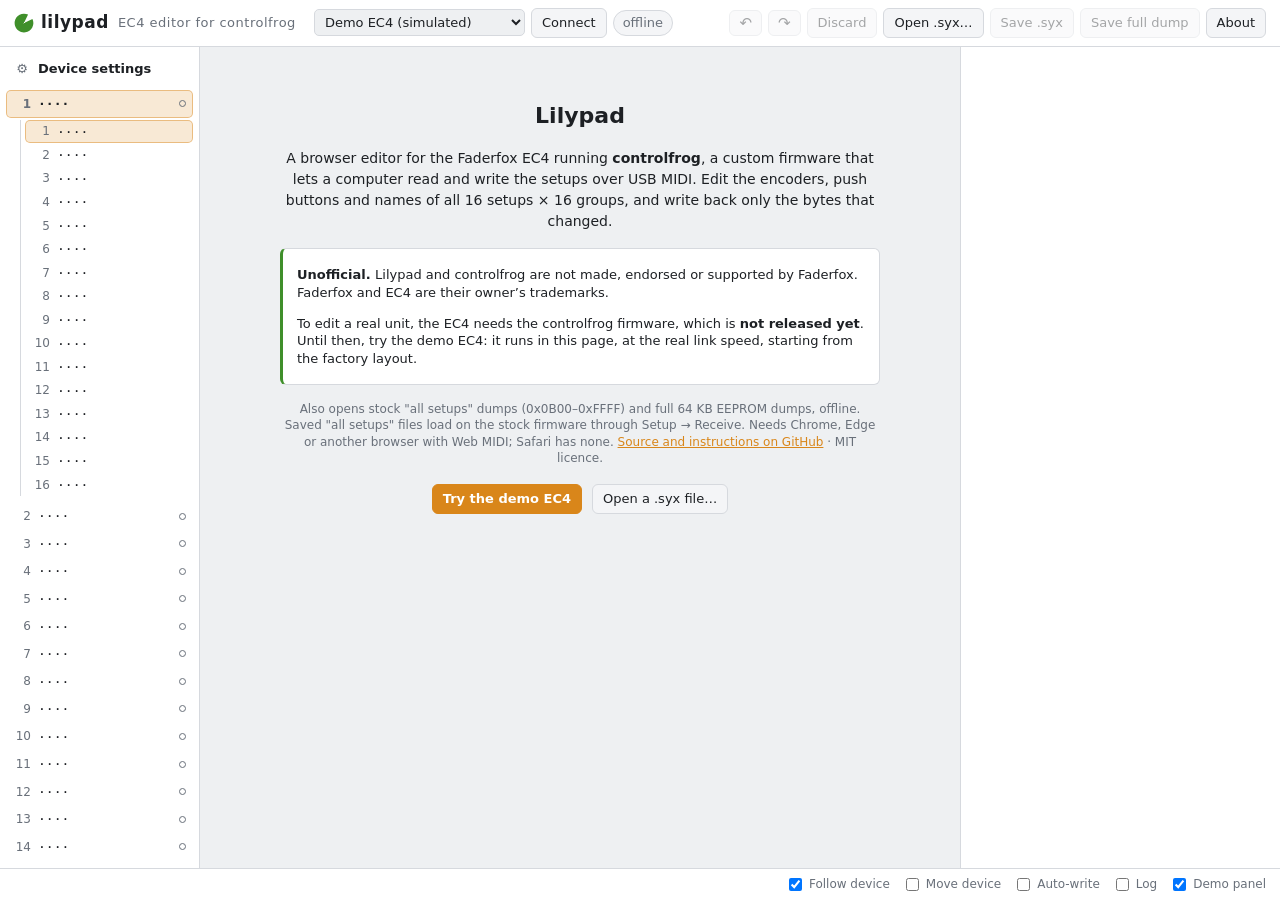
<file: index.html>
<!doctype html>
<html lang="en">
<head>
  <meta charset="utf-8">
  <meta name="viewport" content="width=device-width, initial-scale=1">
  <title>Lilypad · EC4 editor for controlfrog</title>
  <meta name="description" content="Unofficial browser editor for the Faderfox EC4 running the controlfrog custom firmware. Not affiliated with Faderfox.">
  <link rel="icon" href="data:image/svg+xml,%3Csvg xmlns='http://www.w3.org/2000/svg' viewBox='0 0 32 32'%3E%3Cpath d='M16 16 L29.5 9.5 A15 15 0 1 1 22.5 2.5 Z' fill='%2366b84a'/%3E%3C/svg%3E">
  <link rel="stylesheet" href="style.css">
  <script type="module" src="js/app.js"></script>
</head>
<body>
  <header class="top">
    <div class="brand"><svg class="pad" width="20" height="20" viewBox="0 0 32 32" aria-hidden="true"><path d="M16 16 L29.5 9.5 A15 15 0 1 1 22.5 2.5 Z" fill="currentColor"/><path d="M16 16 L26 6" stroke="var(--panel)" stroke-width="1.6" stroke-linecap="round"/></svg>lilypad<span>EC4 editor for controlfrog</span></div>
    <div class="group conn">
      <select id="target" title="Where to connect">
        <option value="mock" selected>Demo EC4 (simulated)</option>
        <option value="midi">EC4 over MIDI (controlfrog)</option>
      </select>
      <select id="midiport" hidden title="MIDI port"></select>
      <button id="connect">Connect</button>
      <span id="devinfo" class="chip">offline</span>
    </div>
    <div class="group dev">
      <button id="write" class="primary" title="Write the changed bytes to the device, then RELOAD">Write</button>
      <button id="reread" title="Read the current setup from the device again">Re-read setup</button>
      <button id="readall" title="Read everything not read yet (about 30 s for all 64 KB)">Read all</button>
      <button id="dumpall" title="Back up the whole EEPROM with DUMP_ALL (about 67 s)">Backup…</button>
    </div>
    <div class="group file">
      <button id="undo" class="icon" title="Undo (⌘Z)" aria-label="Undo">↶</button>
      <button id="redo" class="icon" title="Redo (⇧⌘Z)" aria-label="Redo">↷</button>
      <button id="discard" title="Throw away changes">Discard</button>
      <button id="open" title="Open a stock all-setups dump or a full EEPROM dump (or drop a file on the page)">Open .syx…</button>
      <button id="save" title="Save all setups (0x0B00–0xFFFF) in the stock container; the stock firmware loads it with Setup → Receive">Save .syx</button>
      <button id="savefull" title="Save the full 64 KB EEPROM, globals included (controlfrog dump format)">Save full dump</button>
      <button id="about" title="What Lilypad is">About</button>
    </div>
    <input type="file" id="fileinput" accept=".syx,.SYX" hidden>
    <input type="file" id="mockfile" accept=".syx,.SYX" hidden>
  </header>

  <div class="layout">
    <nav id="setups" aria-label="Setups and groups"></nav>
    <main id="main"></main>
    <aside id="inspector"></aside>
  </div>

  <section id="mockpanel" hidden aria-label="Demo EC4"></section>
  <pre id="log" hidden></pre>
  <footer id="status"></footer>
  <dialog id="dialog"></dialog>
</body>
</html>
</file>
<file: style.css>
:root {
  --bg: #131518;
  --panel: #1b1e22;
  --panel2: #22262b;
  --line: #30353c;
  --text: #e4e6e9;
  --muted: #8d949d;
  --accent: #f2a93b;
  --accent-ink: #1b1306;
  --sel: #f2a93b;
  --dirty: #ff6b4a;
  --ok: #4cc38a;
  --err: #ff6b6b;
  --oled: #9fd8ff;
  --t-cc: #5aa9ff;
  --t-rel: #49c6c6;
  --t-14: #b38cff;
  --t-prg: #e6c14c;
  --t-pb: #ff7fb5;
  --t-at: #ff9b5c;
  --t-note: #63d47a;
  --pad: #66b84a;
  --mono: ui-monospace, 'SF Mono', Menlo, Consolas, monospace;
  color-scheme: dark;
}
@media (prefers-color-scheme: light) {
  :root {
    --bg: #eef0f2;
    --panel: #ffffff;
    --panel2: #f4f5f7;
    --line: #d6d9de;
    --text: #1d2024;
    --muted: #69707a;
    --accent: #d9861a;
    --accent-ink: #fff;
    --sel: #d9861a;
    --oled: #0b5b8f;
    --pad: #3f8f2a;
    color-scheme: light;
  }
}

* { box-sizing: border-box; }
html, body { height: 100%; margin: 0; }
body {
  background: var(--bg);
  color: var(--text);
  font: 13px/1.35 system-ui, -apple-system, 'Segoe UI', sans-serif;
  display: grid;
  grid-template-rows: auto minmax(0, 1fr) auto auto auto;
  overflow: hidden;
}

button, select, input { font: inherit; color: inherit; }
button {
  background: var(--panel2);
  border: 1px solid var(--line);
  border-radius: 6px;
  padding: 5px 10px;
  cursor: pointer;
}
button:hover:not(:disabled) { border-color: var(--muted); }
button:disabled { opacity: 0.4; cursor: default; }
button.primary { background: var(--accent); color: var(--accent-ink); border-color: var(--accent); font-weight: 600; }
button.danger { background: var(--err); color: #200; border-color: var(--err); }
button.small { padding: 2px 8px; font-size: 12px; }
select, input[type=text], input[type=number] {
  background: var(--bg);
  border: 1px solid var(--line);
  border-radius: 5px;
  padding: 4px 6px;
}
select:disabled, input:disabled { opacity: 0.45; }
input:focus-visible, select:focus-visible, button:focus-visible { outline: 2px solid var(--accent); outline-offset: 1px; }

/* ---- top bar */
.top {
  display: flex;
  flex-wrap: wrap;
  align-items: center;
  gap: 10px 18px;
  padding: 8px 14px;
  background: var(--panel);
  border-bottom: 1px solid var(--line);
}
.brand { display: flex; align-items: center; gap: 7px; font-weight: 800; font-size: 17px; letter-spacing: 0.5px; }
.brand .pad { width: 20px; height: 20px; color: var(--pad); }
.brand span { font-weight: 400; font-size: 13px; color: var(--muted); margin-left: 2px; }
.top .group { display: flex; align-items: center; gap: 6px; }
.top .file { margin-left: auto; }
.chip {
  padding: 3px 9px;
  border-radius: 99px;
  background: var(--panel2);
  border: 1px solid var(--line);
  color: var(--muted);
  white-space: nowrap;
  max-width: 340px;
  overflow: hidden;
  text-overflow: ellipsis;
}
.chip.on { color: var(--ok); border-color: color-mix(in srgb, var(--ok) 50%, var(--line)); }
.chip.wait { color: var(--accent); }
body:not(.connected) .top .dev button { display: none; }

/* ---- three columns */
.layout {
  display: grid;
  grid-template-columns: 200px minmax(0, 1fr) 320px;
  min-height: 0;
}
#setups, #main, #inspector { overflow: auto; min-height: 0; }
#setups { background: var(--panel); border-right: 1px solid var(--line); padding: 8px 6px; }
#inspector { background: var(--panel); border-left: 1px solid var(--line); padding: 12px 14px; }
#main { padding: 14px 18px; }

/* ---- sidebar */
#setups button {
  display: flex;
  align-items: center;
  gap: 7px;
  width: 100%;
  text-align: left;
  background: none;
  border: 1px solid transparent;
  border-radius: 5px;
  padding: 4px 6px;
}
#setups button:hover { background: var(--panel2); }
#setups button.sel { background: color-mix(in srgb, var(--accent) 18%, transparent); border-color: color-mix(in srgb, var(--accent) 45%, transparent); }
.side-globals { margin-bottom: 8px; font-weight: 600; }
.side-globals .ico { color: var(--muted); width: 18px; text-align: center; }
#setups .num { color: var(--muted); width: 18px; text-align: right; font-variant-numeric: tabular-nums; font-size: 12px; }
#setups .nm { font-family: var(--mono); white-space: pre; flex: 1; }
.setup.open > .setup-row { font-weight: 600; }
.groups { margin: 2px 0 6px 14px; border-left: 1px solid var(--line); padding-left: 4px; }
.group-row { padding: 2px 6px !important; }
.st { width: 7px; height: 7px; border-radius: 50%; border: 1px solid var(--muted); }
.st.ok { background: var(--muted); }
.spin {
  width: 10px; height: 10px; border-radius: 50%;
  border: 2px solid var(--line); border-top-color: var(--accent);
  animation: spin 0.8s linear infinite;
}
@keyframes spin { to { transform: rotate(360deg); } }
.dot { width: 7px; height: 7px; border-radius: 50%; background: var(--dirty); display: inline-block; margin-left: 4px; }
.devmark { color: var(--ok); font-size: 11px; }

/* ---- group header and grid */
.group-head { display: flex; align-items: center; justify-content: space-between; gap: 12px; margin-bottom: 12px; flex-wrap: wrap; }
.crumb { display: flex; align-items: center; gap: 8px; }
.crumb label { color: var(--muted); }
.crumb label b { color: var(--text); }
.crumb input.name { width: 74px; margin-right: 10px; }
input.name { font-family: var(--mono); font-size: 15px; letter-spacing: 1px; }
.nav { display: flex; gap: 6px; }

.grid {
  display: grid;
  grid-template-columns: repeat(4, minmax(150px, 1fr));
  gap: 10px;
  max-width: 980px;
}
.cell {
  --tc: var(--line);
  background: var(--panel);
  border: 1px solid var(--line);
  border-left: 3px solid var(--tc);
  border-radius: 10px;
  display: flex;
  flex-direction: column;
  gap: 5px;
  padding: 7px 8px 6px;
  position: relative;
  min-height: 112px;
  cursor: default;
}
/* Box edge colour = encoder type family; push boxes use the accent. */
.cell.tc0, .cell.tc1 { --tc: var(--t-rel); }
.cell.tc2 { --tc: var(--t-cc); }
.cell.tc3 { --tc: var(--t-prg); }
.cell.tc4, .cell.tc8 { --tc: var(--t-14); }
.cell.tc5 { --tc: var(--t-pb); }
.cell.tc6 { --tc: var(--t-at); }
.cell.tc7 { --tc: var(--t-note); }
.cell.tp { --tc: color-mix(in srgb, var(--accent) 60%, var(--line)); }
.cell.ghost { background: var(--panel); opacity: 0.4; padding: 0; }
.cell.sel { border-color: var(--sel); border-left-color: var(--tc); box-shadow: 0 0 0 1px var(--sel); background: color-mix(in srgb, var(--accent) 7%, var(--panel)); }
.cell.focus { box-shadow: 0 0 0 2px var(--sel); }
.cell.dirty::after {
  content: ''; position: absolute; top: 7px; right: 7px;
  width: 7px; height: 7px; border-radius: 50%; background: var(--dirty);
}
.cell.flash { animation: flash 0.6s ease-out; }
@keyframes flash { from { background: color-mix(in srgb, var(--ok) 45%, transparent); } }
.cell .line1 { display: flex; align-items: center; gap: 6px; padding-right: 10px; }
.cell input.name { width: 66px; font-size: 14px; padding: 2px 5px; }
.idx { color: var(--muted); font-size: 11px; font-variant-numeric: tabular-nums; min-width: 14px; }
.link { color: var(--accent); font-size: 12px; }
.frow { display: flex; align-items: center; gap: 4px; min-width: 0; }
.frow.off .cn { opacity: 0.35; }
.frow .fl { color: var(--muted); font-size: 11px; min-width: 22px; }
.frow .sep { color: var(--muted); font-size: 11px; }
.frow .note { color: var(--muted); font-size: 11px; font-family: var(--mono); }
select.cs { font-size: 12px; padding: 2px 2px; min-width: 0; flex: 1 1 0; max-width: 80px; }
input.cn { width: 48px; font-size: 12px; padding: 2px 4px; font-variant-numeric: tabular-nums; -moz-appearance: textfield; }
input.cn::-webkit-inner-spin-button, input.cn::-webkit-outer-spin-button { -webkit-appearance: none; margin: 0; }
input.cn:disabled, select.cs:disabled { opacity: 0.35; }
.cell .other {
  margin-top: auto; border: 0; border-top: 1px dashed var(--line); border-radius: 0; background: none;
  padding: 4px 0 0; text-align: left; width: 100%; font-size: 11px; color: var(--muted);
  white-space: nowrap; overflow: hidden; text-overflow: ellipsis;
}
.cell .other:hover { color: var(--text); }
.pico { color: var(--muted); font-size: 9px; }
.pmode { color: var(--muted); font-size: 11px; }

/* bar above the grid */
.groupbar { display: flex; align-items: center; gap: 8px; margin-bottom: 10px; flex-wrap: wrap; max-width: 980px; }
.seg { display: inline-flex; border: 1px solid var(--line); border-radius: 7px; overflow: hidden; }
.seg button { border: 0; border-radius: 0; padding: 4px 12px; background: var(--panel2); }
.seg button.on { background: var(--accent); color: var(--accent-ink); font-weight: 600; }
.selinfo { color: var(--muted); font-size: 12px; margin-right: auto; }
details.menu { position: relative; }
details.menu > summary {
  list-style: none; cursor: pointer; padding: 3px 10px; border: 1px solid var(--line); border-radius: 6px;
  background: var(--panel2); font-size: 12px; user-select: none;
}
details.menu > summary::-webkit-details-marker { display: none; }
details.menu > summary::after { content: ' ▾'; color: var(--muted); }
details.menu[open] > summary { border-color: var(--muted); }
.menu-pop {
  position: absolute; right: 0; top: calc(100% + 4px); z-index: 20; min-width: 240px;
  display: flex; flex-direction: column; padding: 4px; gap: 2px;
  background: var(--panel); border: 1px solid var(--line); border-radius: 8px; box-shadow: 0 6px 20px rgb(0 0 0 / 30%);
}
.menu-pop button { border: 0; background: none; text-align: left; display: flex; justify-content: space-between; gap: 16px; padding: 5px 8px; font-size: 12px; }
.menu-pop button:hover:not(:disabled) { background: var(--panel2); }
.kbd { color: var(--muted); font-size: 11px; }
button.icon { padding: 3px 9px; font-size: 15px; line-height: 1.2; }
.hint { color: var(--muted); font-size: 12px; }
.hint.center { text-align: center; max-width: 980px; }
.grid.placeholder .cell { min-height: 112px; }

/* ---- inspector */
.insp-title { display: flex; align-items: baseline; justify-content: space-between; margin-bottom: 10px; }
.insp-title .big { font-size: 17px; font-weight: 700; }
.insp-title .where { color: var(--muted); }
.insp-empty { color: var(--muted); padding-top: 20px; }
.tabs { display: flex; margin-bottom: 12px; border: 1px solid var(--line); border-radius: 7px; overflow: hidden; }
.tabs button { flex: 1; border: 0; border-radius: 0; background: var(--panel2); }
.tabs button.on { background: var(--accent); color: var(--accent-ink); font-weight: 600; }
.fields .row, .globals .row { display: grid; grid-template-columns: 88px minmax(0, 1fr); align-items: center; gap: 4px 10px; padding: 5px 0; }
.row > label { color: var(--muted); }
.row .ctl { display: flex; flex-wrap: wrap; align-items: center; gap: 6px; min-width: 0; }
.row .ctl select { max-width: 100%; min-width: 0; text-overflow: ellipsis; }
.row.disabled > label { opacity: 0.5; text-decoration: line-through; text-decoration-color: color-mix(in srgb, var(--muted) 60%, transparent); }
.row .note { grid-column: 2; color: var(--muted); font-size: 11px; line-height: 1.3; }
input.num { width: 76px; font-variant-numeric: tabular-nums; }
.pair { display: inline-flex; align-items: center; gap: 6px; flex-wrap: wrap; }
.sublabel { color: var(--muted); font-size: 11px; }
.check { display: flex; align-items: center; gap: 6px; }
.warn { margin-top: 8px; padding: 6px 8px; border-radius: 6px; background: color-mix(in srgb, var(--dirty) 15%, transparent); color: var(--text); font-size: 12px; }
details.addr { margin-top: 14px; color: var(--muted); font-size: 12px; }
details.addr summary { cursor: pointer; }
details.addr table { border-collapse: collapse; margin-top: 6px; font-family: var(--mono); font-size: 11px; }
details.addr td { padding: 1px 8px 1px 0; }
details.addr tr.chg td { color: var(--dirty); }

/* ---- globals and welcome */
.globals { max-width: 620px; }
.globals .row { grid-template-columns: 130px minmax(0, 1fr); }
.globals h2 { margin: 0 0 10px; font-size: 18px; }
.globals h3 { margin: 22px 0 4px; font-size: 14px; color: var(--muted); }
.globals input[type=range] { width: 200px; }
.welcome { max-width: 600px; margin: 40px auto; text-align: center; }
.welcome h2 { font-size: 22px; }
.welcome .lead, .about .lead { font-size: 14px; line-height: 1.5; }
.notice { text-align: left; margin: 16px 0; padding: 4px 14px; border: 1px solid var(--line); border-left: 3px solid var(--pad); border-radius: 6px; background: var(--panel); }
.about { max-width: 520px; }
a { color: var(--accent); }
.welcome-actions { display: flex; gap: 10px; justify-content: center; margin: 18px 0; }

/* ---- status bar, log */
#status {
  display: flex;
  align-items: center;
  gap: 14px;
  padding: 5px 14px;
  background: var(--panel);
  border-top: 1px solid var(--line);
  min-height: 32px;
  font-size: 12px;
}
#status .msg { flex: 1; min-width: 0; white-space: nowrap; overflow: hidden; text-overflow: ellipsis; }
#status .msg.error { color: var(--err); }
#status .msg.ok { color: var(--ok); }
#status .job { display: flex; align-items: center; gap: 8px; white-space: nowrap; }
#status progress { width: 160px; accent-color: var(--accent); }
#status .right { display: flex; flex-wrap: wrap; justify-content: flex-end; align-items: center; gap: 4px 12px; min-width: 0; }
#status .right > * { white-space: nowrap; }
.pend.has { color: var(--dirty); }
.devstate { color: var(--ok); }
.tog { display: inline-flex; align-items: center; gap: 4px; color: var(--muted); cursor: pointer; }
#log {
  margin: 0;
  max-height: 180px;
  overflow: auto;
  padding: 6px 14px;
  background: var(--bg);
  border-top: 1px solid var(--line);
  font: 11px/1.4 var(--mono);
  color: var(--muted);
}

/* ---- mock panel */
#mockpanel { background: var(--panel2); border-top: 1px solid var(--line); padding: 8px 14px 10px; }
.mock-head { margin-bottom: 6px; }
.mock-body { display: flex; gap: 22px; align-items: flex-start; flex-wrap: wrap; }
.mock-unit { display: flex; flex-direction: column; gap: 8px; }
.oled {
  background: #000;
  color: var(--oled);
  font: 13px/1.25 var(--mono);
  padding: 6px 10px;
  border-radius: 4px;
  border: 1px solid #333;
  white-space: pre;
}
@media (prefers-color-scheme: light) { .oled { color: #9fd8ff; } }
.oled .otop { color: #fff; opacity: 0.8; }
.oline span { margin-right: 1ch; }
.oline span.inv { background: #9fd8ff; color: #000; }
.mock-keys { display: flex; gap: 14px; }
.stepper { display: flex; align-items: center; gap: 5px; }
.stepper b { width: 18px; text-align: center; font-variant-numeric: tabular-nums; }
.mknobs { display: grid; grid-template-columns: repeat(4, 34px); gap: 8px; }
.mknob {
  width: 34px; height: 34px; border-radius: 50%;
  background: #2b2f35; border: 1px solid #444;
  cursor: ns-resize; touch-action: none; user-select: none;
  display: grid; place-items: center;
}
.mknob:active { border-color: var(--accent); }
.mknob .cap { width: 26px; height: 26px; border-radius: 50%; background: #3a3f46; position: relative; }
.mknob .cap::after { content: ''; position: absolute; left: 12px; top: 2px; width: 2px; height: 8px; background: #ddd; border-radius: 1px; }
.mock-opts { display: flex; flex-direction: column; gap: 6px; }
.faults { display: flex; flex-wrap: wrap; gap: 4px 12px; align-items: center; }
.mock-btns { display: flex; gap: 6px; }

/* ---- dialog */
dialog { border: 1px solid var(--line); border-radius: 10px; background: var(--panel); color: var(--text); padding: 0; max-width: 480px; }
dialog::backdrop { background: rgb(0 0 0 / 45%); }
.modal { padding: 16px 18px; }
.modal h2 { margin: 0 0 8px; font-size: 16px; }
.modal-buttons { display: flex; justify-content: flex-end; gap: 8px; margin-top: 16px; }

@media (max-width: 1100px) {
  .layout { grid-template-columns: 180px minmax(0, 1fr) 290px; }
  .grid { grid-template-columns: repeat(4, minmax(110px, 1fr)); }
}
</file>
